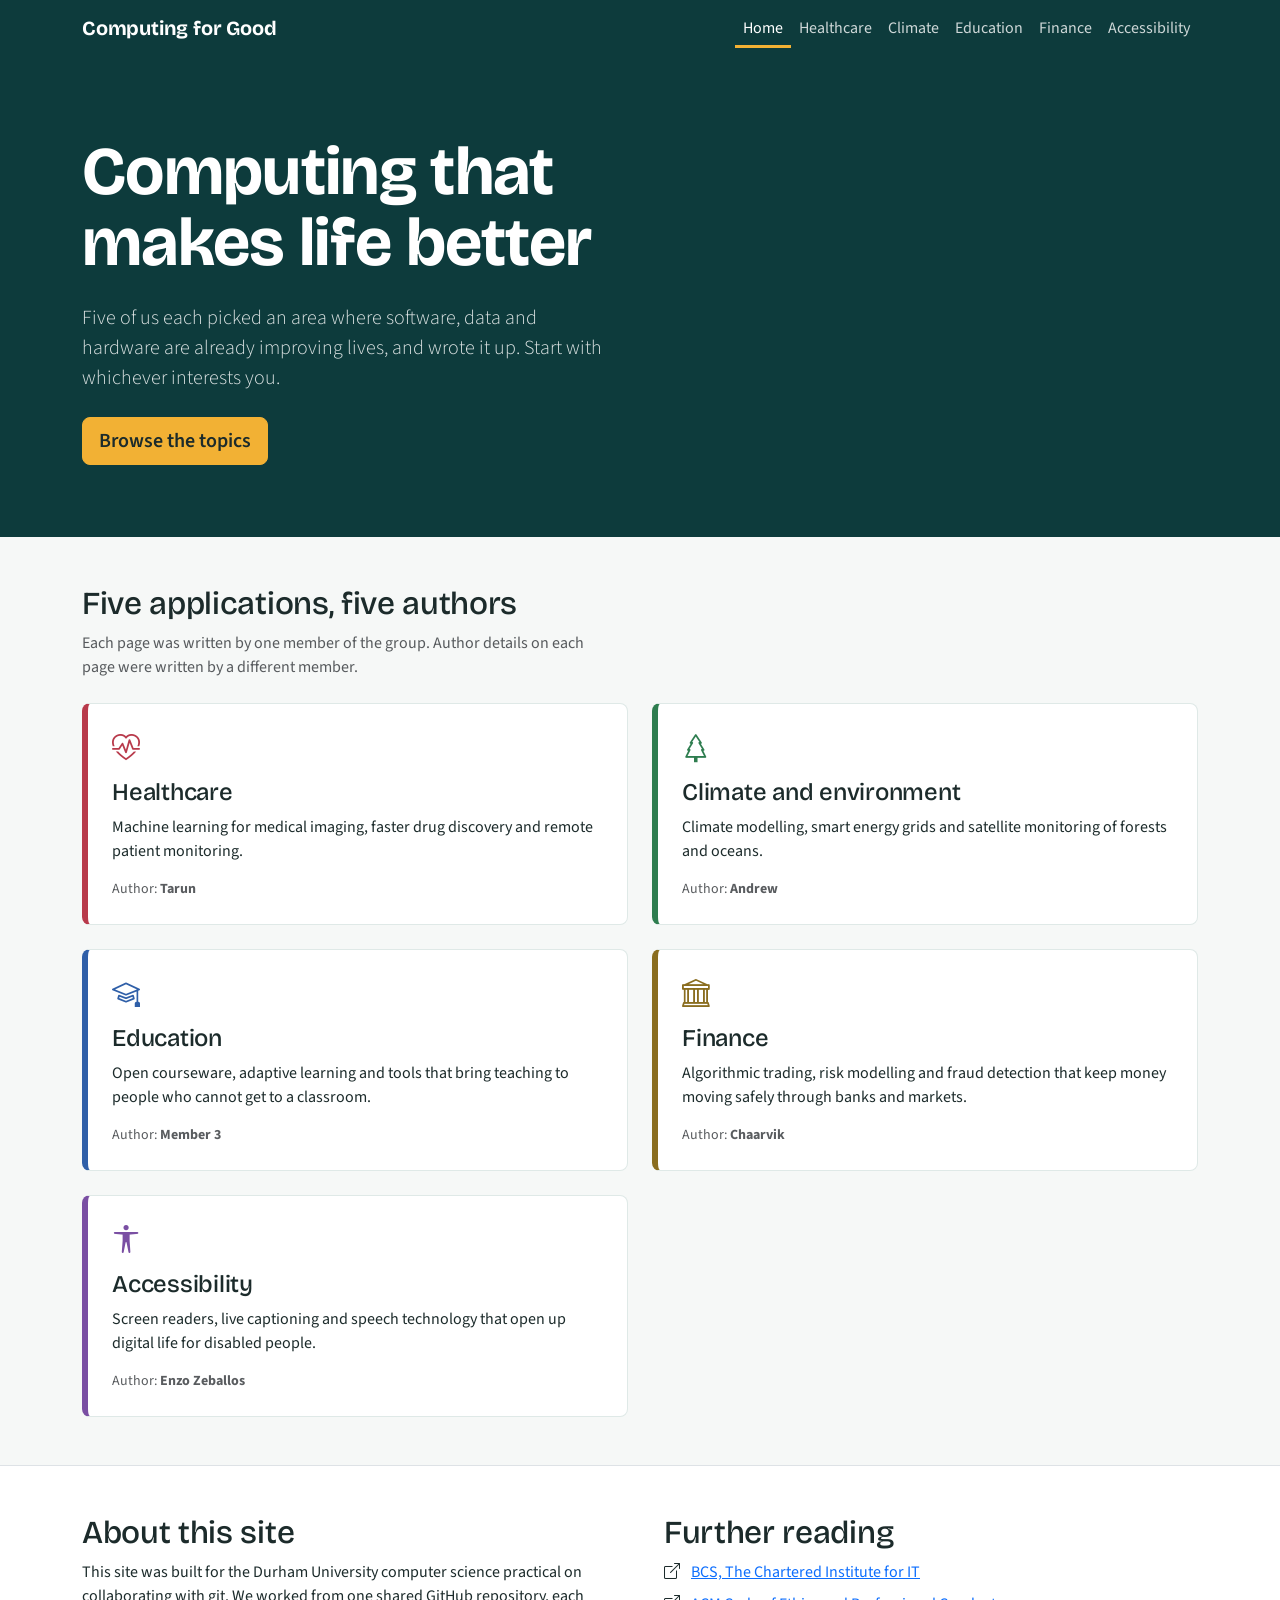
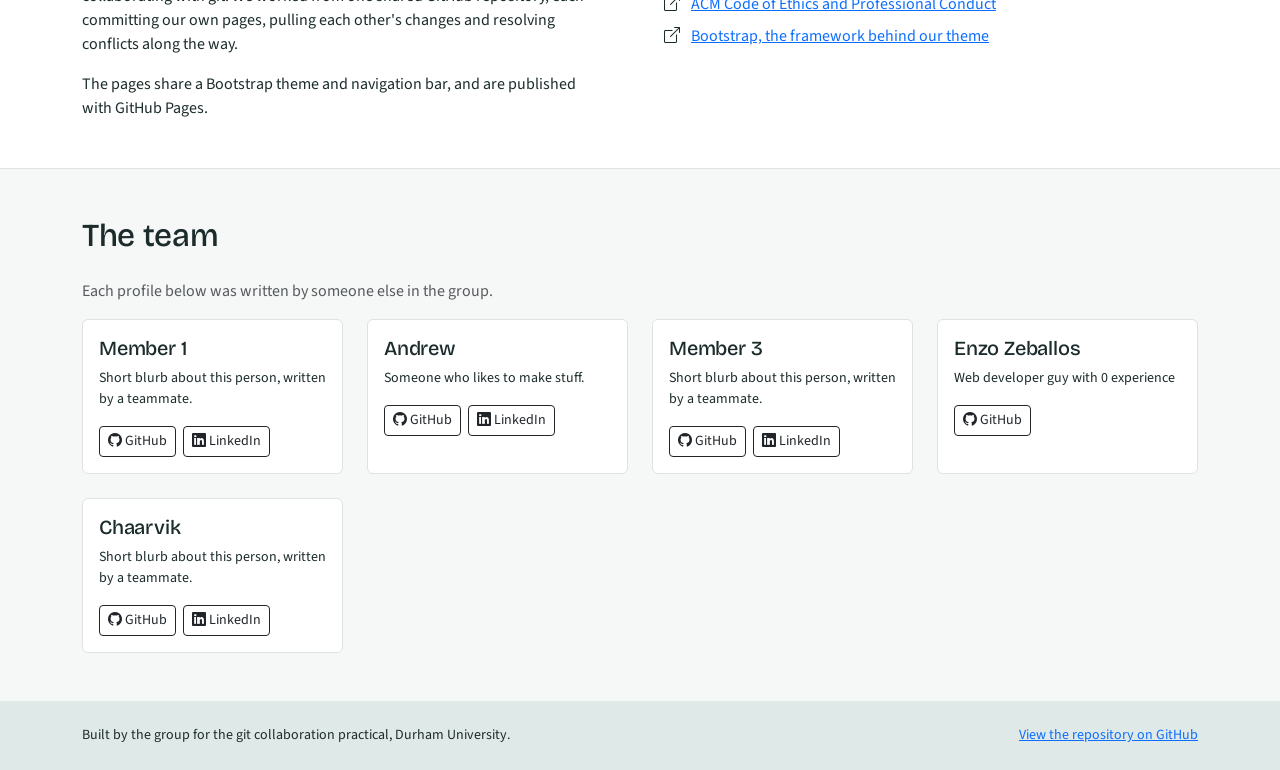
<file: index.html>
<!DOCTYPE html>
<html lang="en-GB">
<head>
    <meta charset="UTF-8">
    <meta name="viewport" content="width=device-width, initial-scale=1.0">
    <title>Computing for Good | Home</title>
    <meta name="description" content="Group web pages on applications of computing that make a positive contribution to society.">
    <link href="https://cdn.jsdelivr.net/npm/bootstrap@5.3.3/dist/css/bootstrap.min.css" rel="stylesheet">
    <link href="https://cdn.jsdelivr.net/npm/bootstrap-icons@1.11.3/font/bootstrap-icons.min.css" rel="stylesheet">
    <link rel="preconnect" href="https://fonts.googleapis.com">
    <link rel="preconnect" href="https://fonts.gstatic.com" crossorigin>
    <link href="https://fonts.googleapis.com/css2?family=Bricolage+Grotesque:wght@500;700&family=Source+Sans+3:wght@400;600&display=swap" rel="stylesheet">
    <link rel="stylesheet" href="style.css">
       
</head>

<body>
    <nav class="navbar navbar-expand-lg navbar-dark" aria-label="Main navigation">
        <div class="container">
            <a class="navbar-brand fw-bold" href="index.html">Computing for Good</a>
            <button class="navbar-toggler" type="button" data-bs-toggle="collapse"
                    data-bs-target="#mainNav" aria-controls="mainNav"
                    aria-expanded="false" aria-label="Toggle navigation">
                <span class="navbar-toggler-icon"></span>
            </button>
            <div class="collapse navbar-collapse" id="mainNav">
                <ul class="navbar-nav ms-auto">
                    <li class="nav-item"><a class="nav-link active" aria-current="page" href="index.html">Home</a></li>
                    <li class="nav-item"><a class="nav-link" href="healthcare.html">Healthcare</a></li>
                    <li class="nav-item"><a class="nav-link" href="climate.html">Climate</a></li>
                    <li class="nav-item"><a class="nav-link" href="education.html">Education</a></li>
                    <li class="nav-item"><a class="nav-link" href="finance.html">Finance</a></li>
                    <li class="nav-item"><a class="nav-link" href="accessibility.html">Accessibility</a></li>
                </ul>
            </div>
        </div>
    </nav>

    <header class="hero">
        <div class="container">
            <h1 class="fw-bold mb-4">Computing that makes life better</h1>
            <p class="lead mb-4">
                Five of us each picked an area where software, data and hardware are already
                improving lives, and wrote it up. Start with whichever interests you.
            </p>
            <a href="#topics" class="btn btn-signal btn-lg">Browse the topics</a>
        </div>
    </header>

    <main>
        <section id="topics" class="py-5">
            <div class="container">
                <h2 class="mb-2">Five applications, five authors</h2>
                <p class="prose text-body-secondary mb-4">
                    Each page was written by one member of the group. Author details on each page
                    were written by a different member.
                </p>

                <div class="row g-4">
                    <div class="col-md-6">
                        <article class="topic-card h-100 p-4 position-relative" style="--topic:#b83a4b;">
                            <i class="bi bi-heart-pulse icon" aria-hidden="true"></i>
                            <h3 class="h4 mt-2">
                                <a class="stretched-link" href="healthcare.html">Healthcare</a>
                            </h3>
                            <p class="mb-3">
                                Machine learning for medical imaging, faster drug discovery and
                                remote patient monitoring.
                            </p>
                            <p class="small text-body-secondary mb-0 author-line">
                                Author: <strong>Tarun</strong>
                            </p>
                        </article>
                    </div>

                    <div class="col-md-6">
                        <article class="topic-card h-100 p-4 position-relative" style="--topic:#2e7d4f;">
                            <i class="bi bi-tree icon" aria-hidden="true"></i>
                            <h3 class="h4 mt-2">
                                <a class="stretched-link" href="climate.html">Climate and environment</a>
                            </h3>
                            <p class="mb-3">
                                Climate modelling, smart energy grids and satellite monitoring of
                                forests and oceans.
                            </p>
                            <p class="small text-body-secondary mb-0 author-line">
                                Author: <strong>Andrew</strong>
                            </p>
                        </article>
                    </div>

                    <div class="col-md-6">
                        <article class="topic-card h-100 p-4 position-relative" style="--topic:#2f5fa8;">
                            <i class="bi bi-mortarboard icon" aria-hidden="true"></i>
                            <h3 class="h4 mt-2">
                                <a class="stretched-link" href="education.html">Education</a>
                            </h3>
                            <p class="mb-3">
                                Open courseware, adaptive learning and tools that bring teaching to
                                people who cannot get to a classroom.
                            </p>
                            <p class="small text-body-secondary mb-0 author-line">
                                Author: <strong>Member 3</strong>
                            </p>
                        </article>
                    </div>

                    <div class="col-md-6">
                        <article class="topic-card h-100 p-4 position-relative" style="--topic:#8a6d1f;">
                            <i class="bi bi-bank icon" aria-hidden="true"></i>
                            <h3 class="h4 mt-2">
                                <a class="stretched-link" href="finance.html">Finance</a>
                            </h3>
                            <p class="mb-3">
                                Algorithmic trading, risk modelling and fraud detection that keep
                                money moving safely through banks and markets.
                            </p>
                            <p class="small text-body-secondary mb-0 author-line">
                                Author: <strong>Chaarvik</strong>
                            </p>
                        </article>
                    </div>

                    <div class="col-md-6">
                        <article class="topic-card h-100 p-4 position-relative" style="--topic:#7a4fa3;">
                            <i class="bi bi-universal-access icon" aria-hidden="true"></i>
                            <h3 class="h4 mt-2">
                                <a class="stretched-link" href="accessibility.html">Accessibility</a>
                            </h3>
                            <p class="mb-3">
                                Screen readers, live captioning and speech technology that open up
                                digital life for disabled people.
                            </p>
                            <p class="small text-body-secondary mb-0 author-line">
                                Author: <strong>Enzo Zeballos</strong>
                            </p>
                        </article>
                    </div>
                </div>
            </div>
        </section>

        <section class="py-5 bg-white border-top border-bottom">
            <div class="container">
                <div class="row g-5">
                    <div class="col-lg-6">
                        <h2>About this site</h2>
                        <p class="prose">
                            This site was built for the Durham University computer science practical
                            on collaborating with git. We worked from one shared GitHub repository,
                            each committing our own pages, pulling each other's changes and resolving
                            conflicts along the way.
                        </p>
                        <p class="prose mb-0">
                            The pages share a Bootstrap theme and navigation bar, and are published
                            with GitHub Pages.
                        </p>
                    </div>

                    <div class="col-lg-6">
                        <h2>Further reading</h2>
                        <ul class="list-unstyled prose">
                            <li class="mb-2">
                                <i class="bi bi-box-arrow-up-right me-2" aria-hidden="true"></i>
                                <a href="https://www.bcs.org/" target="_blank" rel="noopener">BCS, The Chartered Institute for IT</a>
                            </li>
                            <li class="mb-2">
                                <i class="bi bi-box-arrow-up-right me-2" aria-hidden="true"></i>
                                <a href="https://www.acm.org/code-of-ethics" target="_blank" rel="noopener">ACM Code of Ethics and Professional Conduct</a>
                            </li>
                            <li class="mb-2">
                                <i class="bi bi-box-arrow-up-right me-2" aria-hidden="true"></i>
                                <a href="https://getbootstrap.com/" target="_blank" rel="noopener">Bootstrap, the framework behind our theme</a>
                            </li>
                        </ul>
                    </div>
                </div>
            </div>
        </section>

        <section id="team" class="py-5">
            <div class="container">
                <h2 class="mb-4">The team</h2>
                <p class="prose text-body-secondary">
                    Each profile below was written by someone else in the group.
                </p>

                <div class="row g-4">
                    <div class="col-sm-6 col-lg-3">
                        <div class="h-100 p-3 bg-white border rounded">
                            <h3 class="h5">Member 1</h3>
                            <p class="small mb-3">Short blurb about this person, written by a teammate.</p>
                            <a class="btn btn-sm btn-outline-dark me-1" href="https://github.com/USERNAME" target="_blank" rel="noopener">
                                <i class="bi bi-github" aria-hidden="true"></i> GitHub
                            </a>
                            <a class="btn btn-sm btn-outline-dark" href="https://www.linkedin.com/in/USERNAME/" target="_blank" rel="noopener">
                                <i class="bi bi-linkedin" aria-hidden="true"></i> LinkedIn
                            </a>
                        </div>
                    </div>

                    <div class="col-sm-6 col-lg-3">
                        <div class="h-100 p-3 bg-white border rounded">
                            <h3 class="h5">Andrew</h3>
                            <p class="small mb-3">Someone who likes to make stuff.</p>
                            <a class="btn btn-sm btn-outline-dark me-1" href="https://github.com/kolyte" target="_blank" rel="noopener">
                                <i class="bi bi-github" aria-hidden="true"></i> GitHub
                            </a>
                            <a class="btn btn-sm btn-outline-dark" href="https://www.linkedin.com/in/USERNAME/" target="_blank" rel="noopener">
                                <i class="bi bi-linkedin" aria-hidden="true"></i> LinkedIn
                            </a>
                        </div>
                    </div>

                    <div class="col-sm-6 col-lg-3">
                        <div class="h-100 p-3 bg-white border rounded">
                            <h3 class="h5">Member 3</h3>
                            <p class="small mb-3">Short blurb about this person, written by a teammate.</p>
                            <a class="btn btn-sm btn-outline-dark me-1" href="https://github.com/USERNAME" target="_blank" rel="noopener">
                                <i class="bi bi-github" aria-hidden="true"></i> GitHub
                            </a>
                            <a class="btn btn-sm btn-outline-dark" href="https://www.linkedin.com/in/USERNAME/" target="_blank" rel="noopener">
                                <i class="bi bi-linkedin" aria-hidden="true"></i> LinkedIn
                            </a>
                        </div>
                    </div>

                    <div class="col-sm-6 col-lg-3">
                        <div class="h-100 p-3 bg-white border rounded">
                            <h3 class="h5">Enzo Zeballos</h3>
                            <p class="small mb-3">Web developer guy with 0 experience</p>
                            <a class="btn btn-sm btn-outline-dark" href="https://github.com/Enzozeb" target="_blank" rel="noopener">
                                <i class="bi bi-github" aria-hidden="true"></i> GitHub
                            </a>
                        </div>
                    </div>
                    <div class="col-sm-6 col-lg-3">
                        <div class="h-100 p-3 bg-white border rounded">
                            <h3 class="h5">Chaarvik</h3>
                            <p class="small mb-3">Short blurb about this person, written by a teammate.</p>
                            <a class="btn btn-sm btn-outline-dark me-1" href="https://github.com/chaarvik-1" target="_blank" rel="noopener">
                                <i class="bi bi-github" aria-hidden="true"></i> GitHub
                            </a>
                            <a class="btn btn-sm btn-outline-dark" href="https://www.linkedin.com/in/chaarvik-muthyala-25b2833a0/" target="_blank" rel="noopener">
                                <i class="bi bi-linkedin" aria-hidden="true"></i> LinkedIn
                            </a>
                        </div>
                    </div>
                </div>
            </div>
        </section>
    </main>

    <footer class="py-4">
        <div class="container d-flex flex-column flex-md-row justify-content-between gap-2 small">
            <span>Built by the group for the git collaboration practical, Durham University.</span>
            <a href="https://github.com/kolyte/" target="_blank" rel="noopener">View the repository on GitHub</a>
        </div>
    </footer>

    <script src="https://cdn.jsdelivr.net/npm/bootstrap@5.3.3/dist/js/bootstrap.bundle.min.js"></script>
</body>
</html>
</file>
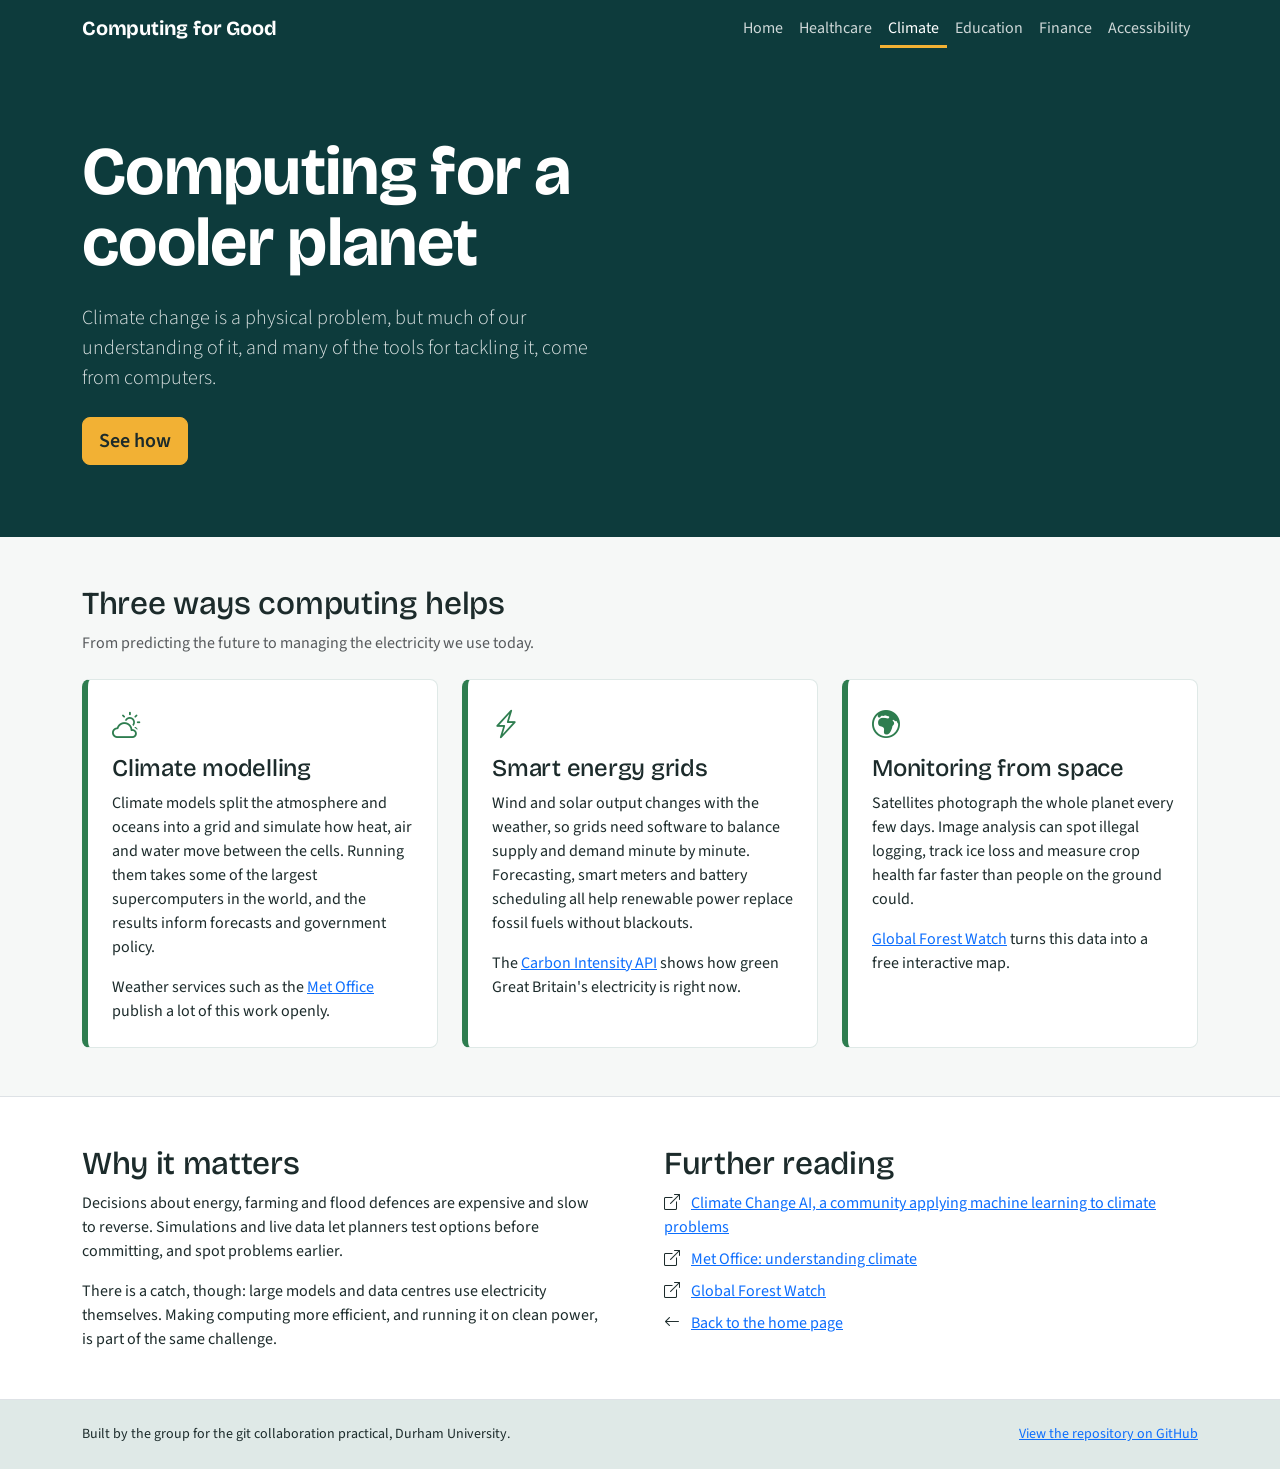
<file: climate.html>
<!DOCTYPE html>
<html lang="en-GB">
<head>
    <meta charset="UTF-8">
    <meta name="viewport" content="width=device-width, initial-scale=1.0">
    <title>Climate and environment | Computing for Good</title>
    <meta name="description" content="How computing helps us understand, reduce and adapt to climate change.">

    <link href="https://cdn.jsdelivr.net/npm/bootstrap@5.3.3/dist/css/bootstrap.min.css" rel="stylesheet">
    <link href="https://cdn.jsdelivr.net/npm/bootstrap-icons@1.11.3/font/bootstrap-icons.min.css" rel="stylesheet">
    <link rel="preconnect" href="https://fonts.googleapis.com">
    <link rel="preconnect" href="https://fonts.gstatic.com" crossorigin>
    <link href="https://fonts.googleapis.com/css2?family=Bricolage+Grotesque:wght@500;700&family=Source+Sans+3:wght@400;600&display=swap" rel="stylesheet">
    <link rel="stylesheet" href="style.css">
</head>

<body>
    <nav class="navbar navbar-expand-lg navbar-dark" aria-label="Main navigation">
        <div class="container">
            <a class="navbar-brand fw-bold" href="index.html">Computing for Good</a>
            <button class="navbar-toggler" type="button" data-bs-toggle="collapse"
                    data-bs-target="#mainNav" aria-controls="mainNav"
                    aria-expanded="false" aria-label="Toggle navigation">
                <span class="navbar-toggler-icon"></span>
            </button>
            <div class="collapse navbar-collapse" id="mainNav">
                <ul class="navbar-nav ms-auto">
                    <li class="nav-item"><a class="nav-link" href="index.html">Home</a></li>
                    <li class="nav-item"><a class="nav-link" href="healthcare.html">Healthcare</a></li>
                    <li class="nav-item"><a class="nav-link active" aria-current="page" href="climate.html">Climate</a></li>
                    <li class="nav-item"><a class="nav-link" href="education.html">Education</a></li>
                    <li class="nav-item"><a class="nav-link" href="finance.html">Finance</a></li>
                    <li class="nav-item"><a class="nav-link" href="accessibility.html">Accessibility</a></li>
                </ul>
            </div>
        </div>
    </nav>

    <header class="hero">
        <div class="container">
            <h1 class="fw-bold mb-4">Computing for a cooler planet</h1>
            <p class="lead mb-4">
                Climate change is a physical problem, but much of our understanding of it, and many
                of the tools for tackling it, come from computers.
            </p>
            <a href="#applications" class="btn btn-signal btn-lg">See how</a>
        </div>
    </header>

    <main>
        <section id="applications" class="py-5">
            <div class="container">
                <h2 class="mb-2">Three ways computing helps</h2>
                <p class="prose text-body-secondary mb-4">
                    From predicting the future to managing the electricity we use today.
                </p>

                <div class="row g-4">
                    <div class="col-lg-4">
                        <article class="topic-card h-100 p-4" style="--topic:#2e7d4f;">
                            <i class="bi bi-cloud-sun icon" aria-hidden="true"></i>
                            <h3 class="h4 mt-2">Climate modelling</h3>
                            <p>
                                Climate models split the atmosphere and oceans into a grid and
                                simulate how heat, air and water move between the cells. Running
                                them takes some of the largest supercomputers in the world, and the
                                results inform forecasts and government policy.
                            </p>
                            <p class="mb-0">
                                Weather services such as the
                                <a href="https://www.metoffice.gov.uk/" target="_blank" rel="noopener">Met Office</a>
                                publish a lot of this work openly.
                            </p>
                        </article>
                    </div>

                    <div class="col-lg-4">
                        <article class="topic-card h-100 p-4" style="--topic:#2e7d4f;">
                            <i class="bi bi-lightning-charge icon" aria-hidden="true"></i>
                            <h3 class="h4 mt-2">Smart energy grids</h3>
                            <p>
                                Wind and solar output changes with the weather, so grids need software
                                to balance supply and demand minute by minute. Forecasting, smart
                                meters and battery scheduling all help renewable power replace fossil
                                fuels without blackouts.
                            </p>
                            <p class="mb-0">
                                The
                                <a href="https://carbonintensity.org.uk/" target="_blank" rel="noopener">Carbon Intensity API</a>
                                shows how green Great Britain's electricity is right now.
                            </p>
                        </article>
                    </div>

                    <div class="col-lg-4">
                        <article class="topic-card h-100 p-4" style="--topic:#2e7d4f;">
                            <i class="bi bi-globe-europe-africa icon" aria-hidden="true"></i>
                            <h3 class="h4 mt-2">Monitoring from space</h3>
                            <p>
                                Satellites photograph the whole planet every few days. Image analysis
                                can spot illegal logging, track ice loss and measure crop health far
                                faster than people on the ground could.
                            </p>
                            <p class="mb-0">
                                <a href="https://www.globalforestwatch.org/" target="_blank" rel="noopener">Global Forest Watch</a>
                                turns this data into a free interactive map.
                            </p>
                        </article>
                    </div>
                </div>
            </div>
        </section>

        <section class="py-5 bg-white border-top border-bottom">
            <div class="container">
                <div class="row g-5">
                    <div class="col-lg-6">
                        <h2>Why it matters</h2>
                        <p class="prose">
                            Decisions about energy, farming and flood defences are expensive and
                            slow to reverse. Simulations and live data let planners test options
                            before committing, and spot problems earlier.
                        </p>
                        <p class="prose mb-0">
                            There is a catch, though: large models and data centres use electricity
                            themselves. Making computing more efficient, and running it on clean
                            power, is part of the same challenge.
                        </p>
                    </div>

                    <div class="col-lg-6">
                        <h2>Further reading</h2>
                        <ul class="list-unstyled prose">
                            <li class="mb-2">
                                <i class="bi bi-box-arrow-up-right me-2" aria-hidden="true"></i>
                                <a href="https://www.climatechange.ai/" target="_blank" rel="noopener">Climate Change AI, a community applying machine learning to climate problems</a>
                            </li>
                            <li class="mb-2">
                                <i class="bi bi-box-arrow-up-right me-2" aria-hidden="true"></i>
                                <a href="https://www.metoffice.gov.uk/research/climate/understanding-climate" target="_blank" rel="noopener">Met Office: understanding climate</a>
                            </li>
                            <li class="mb-2">
                                <i class="bi bi-box-arrow-up-right me-2" aria-hidden="true"></i>
                                <a href="https://www.globalforestwatch.org/" target="_blank" rel="noopener">Global Forest Watch</a>
                            </li>
                            <li class="mb-2">
                                <i class="bi bi-arrow-left me-2" aria-hidden="true"></i>
                                <a href="index.html">Back to the home page</a>
                            </li>
                        </ul>
                    </div>
                </div>
            </div>
        </section>

       
    </main>

    <footer class="py-4">
        <div class="container d-flex flex-column flex-md-row justify-content-between gap-2 small">
            <span>Built by the group for the git collaboration practical, Durham University.</span>
            <a href="https://github.com/USERNAME/REPO-NAME" target="_blank" rel="noopener">View the repository on GitHub</a>
        </div>
    </footer>

    <script src="https://cdn.jsdelivr.net/npm/bootstrap@5.3.3/dist/js/bootstrap.bundle.min.js"></script>
</body>
</html>
</file>
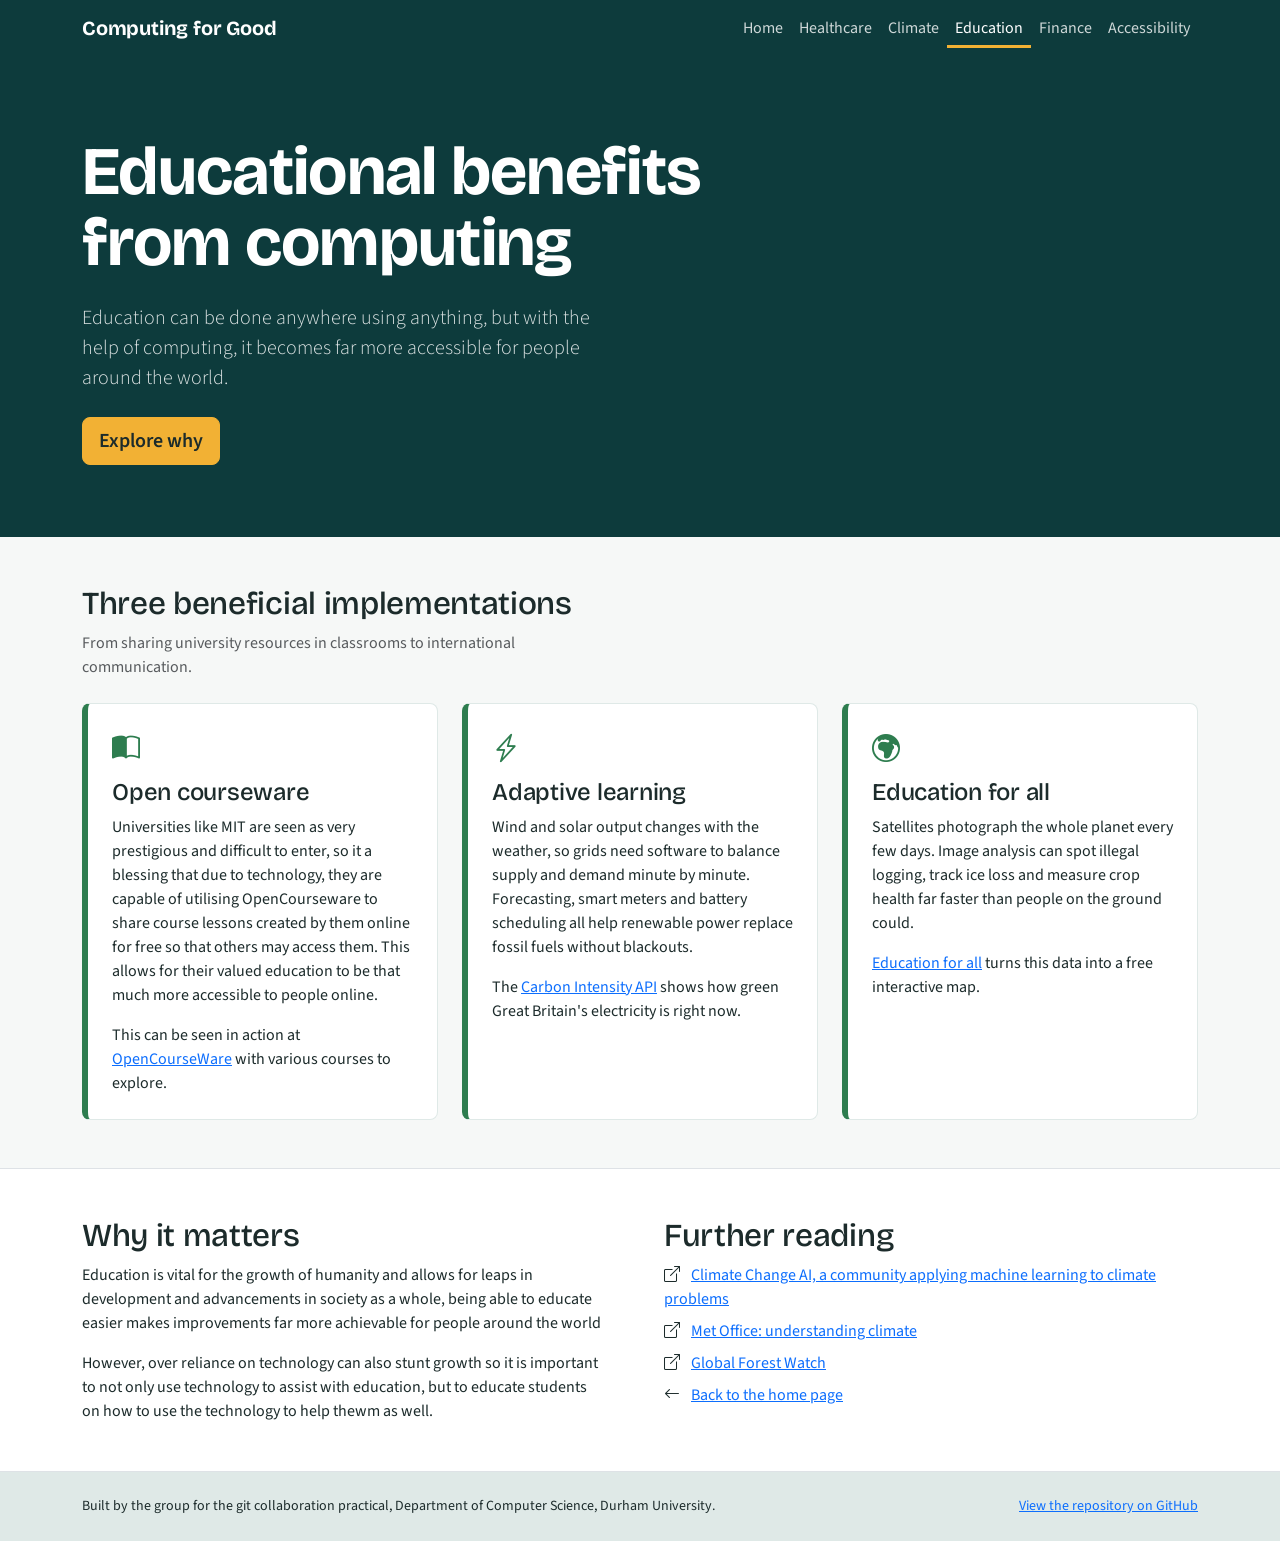
<file: education.html>
<!DOCTYPE html>
<html lang="en-GB">
<head>
    <meta charset="UTF-8">
    <title>Eduational Benefits | Computing for Good</title>

    <link href="https://cdn.jsdelivr.net/npm/bootstrap@5.3.3/dist/css/bootstrap.min.css" rel="stylesheet">
    <link href="https://cdn.jsdelivr.net/npm/bootstrap-icons@1.11.3/font/bootstrap-icons.min.css" rel="stylesheet">
    <link rel="preconnect" href="https://fonts.googleapis.com">
    <link rel="preconnect" href="https://fonts.gstatic.com" crossorigin>
    <link href="https://fonts.googleapis.com/css2?family=Bricolage+Grotesque:wght@500;700&family=Source+Sans+3:wght@400;600&display=swap" rel="stylesheet">
    <link rel="stylesheet" href="style.css">

<head>
<body>
    <nav class="navbar navbar-expand-lg navbar-dark" aria-label="Main navigation">
        <div class="container">
            <a class="navbar-brand fw-bold" href="index.html">Computing for Good</a>
            <button class="navbar-toggler" type="button" data-bs-toggle="collapse"
                    data-bs-target="#mainNav" aria-controls="mainNav"
                    aria-expanded="false" aria-label="Toggle navigation">
                <span class="navbar-toggler-icon"></span>
            </button>
            <div class="collapse navbar-collapse" id="mainNav">
                <ul class="navbar-nav ms-auto">
                    <li class="nav-item"><a class="nav-link" href="index.html">Home</a></li>
                    <li class="nav-item"><a class="nav-link" href="healthcare.html">Healthcare</a></li>
                    <li class="nav-item"><a class="nav-link" href="climate.html">Climate</a></li>
                    <li class="nav-item"><a class="nav-link active" aria-current="page" href="education.html">Education</a></li>
                    <li class="nav-item"><a class="nav-link" href="finance.html">Finance</a></li>
                    <li class="nav-item"><a class="nav-link" href="accessibility.html">Accessibility</a></li>
                </ul>
            </div>
        </div>
    </nav>

    <header class="hero">
        <div class="container">
            <h1 class="fw-bold mb-4">Educational benefits from computing</h1>
            <p class="lead mb-4">
                Education can be done anywhere using anything, but with the help of computing, it becomes far more accessible for people around the world.
            </p>
            <a href="#applications" class="btn btn-signal btn-lg">Explore why</a>
        </div>
    </header>

    <main>
        <section id="applications" class="py-5">
            <div class="container">
                <h2 class="mb-2">Three beneficial implementations</h2>
                <p class="prose text-body-secondary mb-4">
                    From sharing university resources in classrooms to international communication.
                </p>

                <div class="row g-4">
                    <div class="col-lg-4">
                        <article class="topic-card h-100 p-4" style="--topic:#2e7d4f;">
                            <i class="bi bi-book-half icon" aria-hidden="true"></i>
                            <h3 class="h4 mt-2">Open courseware</h3>
                            <p>
                                Universities like MIT are seen as very prestigious and difficult to enter, 
                                so it a blessing that due to technology, they are capable of utilising OpenCourseware 
                                to share course lessons created by them online for free so that others may access them. 
                                This allows for their valued education to be that much more accessible to people online.

                            </p>
                            <p class="mb-0">
                                This can be seen in action at
                                <a href="https://ocw.mit.edu/" target="_blank" rel="noopener">OpenCourseWare</a>
                                with various courses to explore.
                            </p>
                        </article>
                    </div>

                    <div class="col-lg-4">
                        <article class="topic-card h-100 p-4" style="--topic:#2e7d4f;">
                            <i class="bi bi-lightning-charge icon" aria-hidden="true"></i>
                            <h3 class="h4 mt-2">Adaptive learning</h3>
                            <p>
                                Wind and solar output changes with the weather, so grids need software
                                to balance supply and demand minute by minute. Forecasting, smart
                                meters and battery scheduling all help renewable power replace fossil
                                fuels without blackouts.
                            </p>
                            <p class="mb-0">
                                The
                                <a href="https://carbonintensity.org.uk/" target="_blank" rel="noopener">Carbon Intensity API</a>
                                shows how green Great Britain's electricity is right now.
                            </p>
                        </article>
                    </div>

                    <div class="col-lg-4">
                        <article class="topic-card h-100 p-4" style="--topic:#2e7d4f;">
                            <i class="bi bi-globe-europe-africa icon" aria-hidden="true"></i>
                            <h3 class="h4 mt-2">Education for all</h3>
                            <p>
                                Satellites photograph the whole planet every few days. Image analysis
                                can spot illegal logging, track ice loss and measure crop health far
                                faster than people on the ground could.
                            </p>
                            <p class="mb-0">
                                <a href="https://www.globalforestwatch.org/" target="_blank" rel="noopener">Education for all</a>
                                turns this data into a free interactive map.
                            </p>
                        </article>
                    </div>
                </div>
            </div>
        </section>

        <section class="py-5 bg-white border-top border-bottom">
            <div class="container">
                <div class="row g-5">
                    <div class="col-lg-6">
                        <h2>Why it matters</h2>
                        <p class="prose">
                            Education is vital for the growth of humanity and allows for leaps in development and advancements in society as a whole,
                            being able to educate easier makes improvements far more achievable for people around the world
                        </p>
                        <p class="prose mb-0">
                            However, over reliance on technology can also stunt growth so it is important to not only use technology to assist with education, 
                            but to educate students on how to use the technology to help thewm as well.
                        </p>
                    </div>

                    <div class="col-lg-6">
                        <h2>Further reading</h2>
                        <ul class="list-unstyled prose">
                            <li class="mb-2">
                                <i class="bi bi-box-arrow-up-right me-2" aria-hidden="true"></i>
                                <a href="https://www.climatechange.ai/" target="_blank" rel="noopener">Climate Change AI, a community applying machine learning to climate problems</a>
                            </li>
                            <li class="mb-2">
                                <i class="bi bi-box-arrow-up-right me-2" aria-hidden="true"></i>
                                <a href="https://www.metoffice.gov.uk/research/climate/understanding-climate" target="_blank" rel="noopener">Met Office: understanding climate</a>
                            </li>
                            <li class="mb-2">
                                <i class="bi bi-box-arrow-up-right me-2" aria-hidden="true"></i>
                                <a href="https://www.globalforestwatch.org/" target="_blank" rel="noopener">Global Forest Watch</a>
                            </li>
                            <li class="mb-2">
                                <i class="bi bi-arrow-left me-2" aria-hidden="true"></i>
                                <a href="index.html">Back to the home page</a>
                            </li>
                        </ul>
                    </div>
                </div>
            </div>
        </section>

       
    </main>

    <footer class="py-4">
        <div class="container d-flex flex-column flex-md-row justify-content-between gap-2 small">
            <span>Built by the group for the git collaboration practical, Department of Computer Science, Durham University.</span>
            <a href="https://github.com/USERNAME/REPO-NAME" target="_blank" rel="noopener">View the repository on GitHub</a>
        </div>
    </footer>

    <script src="https://cdn.jsdelivr.net/npm/bootstrap@5.3.3/dist/js/bootstrap.bundle.min.js"></script>

</body>
<html>
</file>
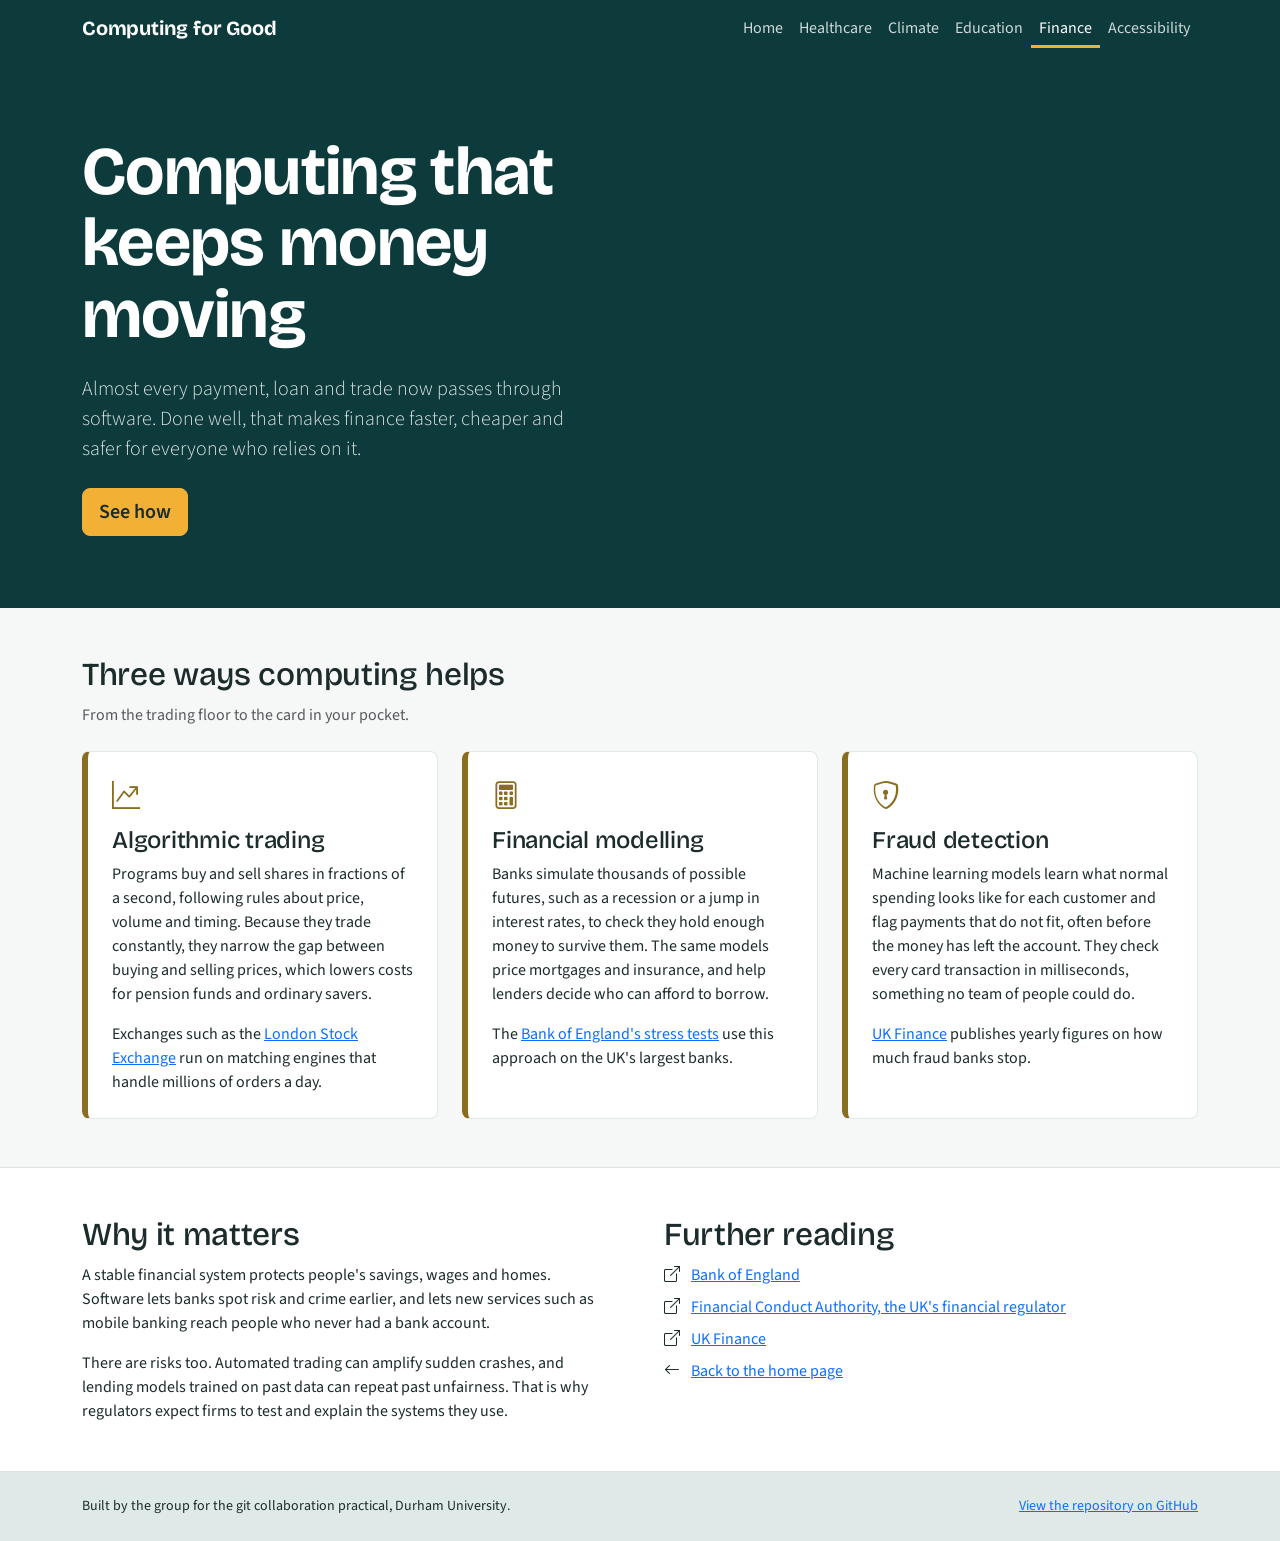
<file: finance.html>
<!DOCTYPE html>
<html lang="en-GB">
<head>
    <meta charset="UTF-8">
    <meta name="viewport" content="width=device-width, initial-scale=1.0">
    <title>Finance | Computing for Good</title>
    <meta name="description" content="How computing makes banking and markets faster, fairer and safer, from algorithmic trading to fraud detection.">

    <link href="https://cdn.jsdelivr.net/npm/bootstrap@5.3.3/dist/css/bootstrap.min.css" rel="stylesheet">
    <link href="https://cdn.jsdelivr.net/npm/bootstrap-icons@1.11.3/font/bootstrap-icons.min.css" rel="stylesheet">
    <link rel="preconnect" href="https://fonts.googleapis.com">
    <link rel="preconnect" href="https://fonts.gstatic.com" crossorigin>
    <link href="https://fonts.googleapis.com/css2?family=Bricolage+Grotesque:wght@500;700&family=Source+Sans+3:wght@400;600&display=swap" rel="stylesheet">
    <link rel="stylesheet" href="style.css">
</head>

<body>
    <nav class="navbar navbar-expand-lg navbar-dark" aria-label="Main navigation">
        <div class="container">
            <a class="navbar-brand fw-bold" href="index.html">Computing for Good</a>
            <button class="navbar-toggler" type="button" data-bs-toggle="collapse"
                    data-bs-target="#mainNav" aria-controls="mainNav"
                    aria-expanded="false" aria-label="Toggle navigation">
                <span class="navbar-toggler-icon"></span>
            </button>
            <div class="collapse navbar-collapse" id="mainNav">
                <ul class="navbar-nav ms-auto">
                    <li class="nav-item"><a class="nav-link" href="index.html">Home</a></li>
                    <li class="nav-item"><a class="nav-link" href="healthcare.html">Healthcare</a></li>
                    <li class="nav-item"><a class="nav-link" href="climate.html">Climate</a></li>
                    <li class="nav-item"><a class="nav-link" href="education.html">Education</a></li>
                    <li class="nav-item"><a class="nav-link active" aria-current="page" href="finance.html">Finance</a></li>
                    <li class="nav-item"><a class="nav-link" href="accessibility.html">Accessibility</a></li>
                </ul>
            </div>
        </div>
    </nav>

    <header class="hero">
        <div class="container">
            <h1 class="fw-bold mb-4">Computing that keeps money moving</h1>
            <p class="lead mb-4">
                Almost every payment, loan and trade now passes through software. Done well, that
                makes finance faster, cheaper and safer for everyone who relies on it.
            </p>
            <a href="#applications" class="btn btn-signal btn-lg">See how</a>
        </div>
    </header>

    <main>
        <section id="applications" class="py-5">
            <div class="container">
                <h2 class="mb-2">Three ways computing helps</h2>
                <p class="prose text-body-secondary mb-4">
                    From the trading floor to the card in your pocket.
                </p>

                <div class="row g-4">
                    <div class="col-lg-4">
                        <article class="topic-card h-100 p-4" style="--topic:#8a6d1f;">
                            <i class="bi bi-graph-up-arrow icon" aria-hidden="true"></i>
                            <h3 class="h4 mt-2">Algorithmic trading</h3>
                            <p>
                                Programs buy and sell shares in fractions of a second, following
                                rules about price, volume and timing. Because they trade constantly,
                                they narrow the gap between buying and selling prices, which lowers
                                costs for pension funds and ordinary savers.
                            </p>
                            <p class="mb-0">
                                Exchanges such as the
                                <a href="https://www.londonstockexchange.com/" target="_blank" rel="noopener">London Stock Exchange</a>
                                run on matching engines that handle millions of orders a day.
                            </p>
                        </article>
                    </div>

                    <div class="col-lg-4">
                        <article class="topic-card h-100 p-4" style="--topic:#8a6d1f;">
                            <i class="bi bi-calculator icon" aria-hidden="true"></i>
                            <h3 class="h4 mt-2">Financial modelling</h3>
                            <p>
                                Banks simulate thousands of possible futures, such as a recession or
                                a jump in interest rates, to check they hold enough money to survive
                                them. The same models price mortgages and insurance, and help
                                lenders decide who can afford to borrow.
                            </p>
                            <p class="mb-0">
                                The
                                <a href="https://www.bankofengland.co.uk/stress-testing" target="_blank" rel="noopener">Bank of England's stress tests</a>
                                use this approach on the UK's largest banks.
                            </p>
                        </article>
                    </div>

                    <div class="col-lg-4">
                        <article class="topic-card h-100 p-4" style="--topic:#8a6d1f;">
                            <i class="bi bi-shield-lock icon" aria-hidden="true"></i>
                            <h3 class="h4 mt-2">Fraud detection</h3>
                            <p>
                                Machine learning models learn what normal spending looks like for
                                each customer and flag payments that do not fit, often before the
                                money has left the account. They check every card transaction in
                                milliseconds, something no team of people could do.
                            </p>
                            <p class="mb-0">
                                <a href="https://www.ukfinance.org.uk/" target="_blank" rel="noopener">UK Finance</a>
                                publishes yearly figures on how much fraud banks stop.
                            </p>
                        </article>
                    </div>
                </div>
            </div>
        </section>

        <section class="py-5 bg-white border-top border-bottom">
            <div class="container">
                <div class="row g-5">
                    <div class="col-lg-6">
                        <h2>Why it matters</h2>
                        <p class="prose">
                            A stable financial system protects people's savings, wages and homes.
                            Software lets banks spot risk and crime earlier, and lets new services
                            such as mobile banking reach people who never had a bank account.
                        </p>
                        <p class="prose mb-0">
                            There are risks too. Automated trading can amplify sudden crashes, and
                            lending models trained on past data can repeat past unfairness. That is
                            why regulators expect firms to test and explain the systems they use.
                        </p>
                    </div>

                    <div class="col-lg-6">
                        <h2>Further reading</h2>
                        <ul class="list-unstyled prose">
                            <li class="mb-2">
                                <i class="bi bi-box-arrow-up-right me-2" aria-hidden="true"></i>
                                <a href="https://www.bankofengland.co.uk/" target="_blank" rel="noopener">Bank of England</a>
                            </li>
                            <li class="mb-2">
                                <i class="bi bi-box-arrow-up-right me-2" aria-hidden="true"></i>
                                <a href="https://www.fca.org.uk/" target="_blank" rel="noopener">Financial Conduct Authority, the UK's financial regulator</a>
                            </li>
                            <li class="mb-2">
                                <i class="bi bi-box-arrow-up-right me-2" aria-hidden="true"></i>
                                <a href="https://www.ukfinance.org.uk/" target="_blank" rel="noopener">UK Finance</a>
                            </li>
                            <li class="mb-2">
                                <i class="bi bi-arrow-left me-2" aria-hidden="true"></i>
                                <a href="index.html">Back to the home page</a>
                            </li>
                        </ul>
                    </div>
                </div>
            </div>
        </section>
    </main>

    <footer class="py-4">
        <div class="container d-flex flex-column flex-md-row justify-content-between gap-2 small">
            <span>Built by the group for the git collaboration practical, Durham University.</span>
            <a href="https://github.com/Kolyte/practical" target="_blank" rel="noopener">View the repository on GitHub</a>
        </div>
    </footer>

    <script src="https://cdn.jsdelivr.net/npm/bootstrap@5.3.3/dist/js/bootstrap.bundle.min.js"></script>
</body>
</html>
</file>
<file: style.css>
:root {
            --bs-body-font-family: "Source Sans 3", system-ui, sans-serif;
            --bs-body-bg: #f6f8f7;
            --bs-body-color: #1c2b2b;
            --bs-link-color: #0b5c5e;
            --bs-link-hover-color: #073f41;
            --ink: #0d3b3c;
            --signal: #f2b134;
            --mist: #dfe9e7;
        }

        h1, h2, h3, h4, .navbar-brand {
            font-family: "Bricolage Grotesque", "Source Sans 3", sans-serif;
            letter-spacing: -0.01em;
        }

        .navbar { background: var(--ink); }
        .navbar .nav-link { color: rgba(255, 255, 255, 0.8); }
        .navbar .nav-link:hover,
        .navbar .nav-link.active { color: #fff; }
        .navbar .nav-link.active { box-shadow: inset 0 -3px 0 var(--signal); }

        .hero {
            background: var(--ink);
            color: #fff;
            padding: 5rem 0 4.5rem;
        }
        .hero h1 {
            font-size: clamp(2.4rem, 6vw, 4.25rem);
            line-height: 1.05;
            max-width: 15ch;
        }
        .hero p.lead {
            max-width: 52ch;
            color: rgba(255, 255, 255, 0.85);
        }
        .btn-signal {
            background: var(--signal);
            border-color: var(--signal);
            color: #1c2b2b;
            font-weight: 600;
        }
        .btn-signal:hover { background: #ffc04d; border-color: #ffc04d; color: #1c2b2b; }

        .topic-card {
            border: 1px solid var(--mist);
            border-left: 6px solid var(--topic, var(--ink));
            border-radius: 0.5rem;
            background: #fff;
        }
        .topic-card .icon { font-size: 1.75rem; color: var(--topic, var(--ink)); }
        .topic-card .stretched-link { color: inherit; text-decoration: none; }
        .topic-card:focus-within { outline: 3px solid var(--signal); outline-offset: 2px; }

        .author-line a { white-space: nowrap; }
        .prose { max-width: 65ch; }

        footer { background: var(--mist); }
        a:focus-visible, .btn:focus-visible, .nav-link:focus-visible {
            outline: 3px solid var(--signal);
            outline-offset: 2px;
        }
.card
{
    border: solid #000 4px;
    align-items: center;
    width: 200px;
    border-radius: 10px;
    text-align: center;
    position: relative;
    left: 10px;
    top: 10px;
    font-size: larger;
    font-family: "Bricolage Grotesque", "Source Sans 3", sans-serif;
    background-color: #0b5c5e;
    color: #fff;
    font-weight: bolder;
}
.card1
{
    border: solid #000 4px;
    display: flex;
    align-items: center;
    width: 500px;
    border-radius: 0px;
    text-align: center;
    text-justify: auto;
    position: relative;
    left: 10px;
    top: 25px;
    font-size: larger;
    font-family: "Bricolage Grotesque", "Source Sans 3", sans-serif;
    background-color: #0b5c5e;
    color: #fff;
    font-weight: bolder;
    height: 275px;
    
}
#arrow
{
    position: relative;
    left: 428px;
    bottom: 265px;
    transform: rotate(45deg);
}
.card2
{
    border: solid #000 4px;
    align-items: center;
    display: flex;
    width: 750px;
    height: 150px;
    border-radius: 0px;
    text-align: center;
    text-justify: auto;
    position: absolute;
    left: 460px;
    bottom: 60px;
    font-size: larger;
    font-family: "Bricolage Grotesque", "Source Sans 3", sans-serif;
    background-color: #0b5c5e;
    color: #fff;
    font-weight: bolder;
    
    
}
</file>
